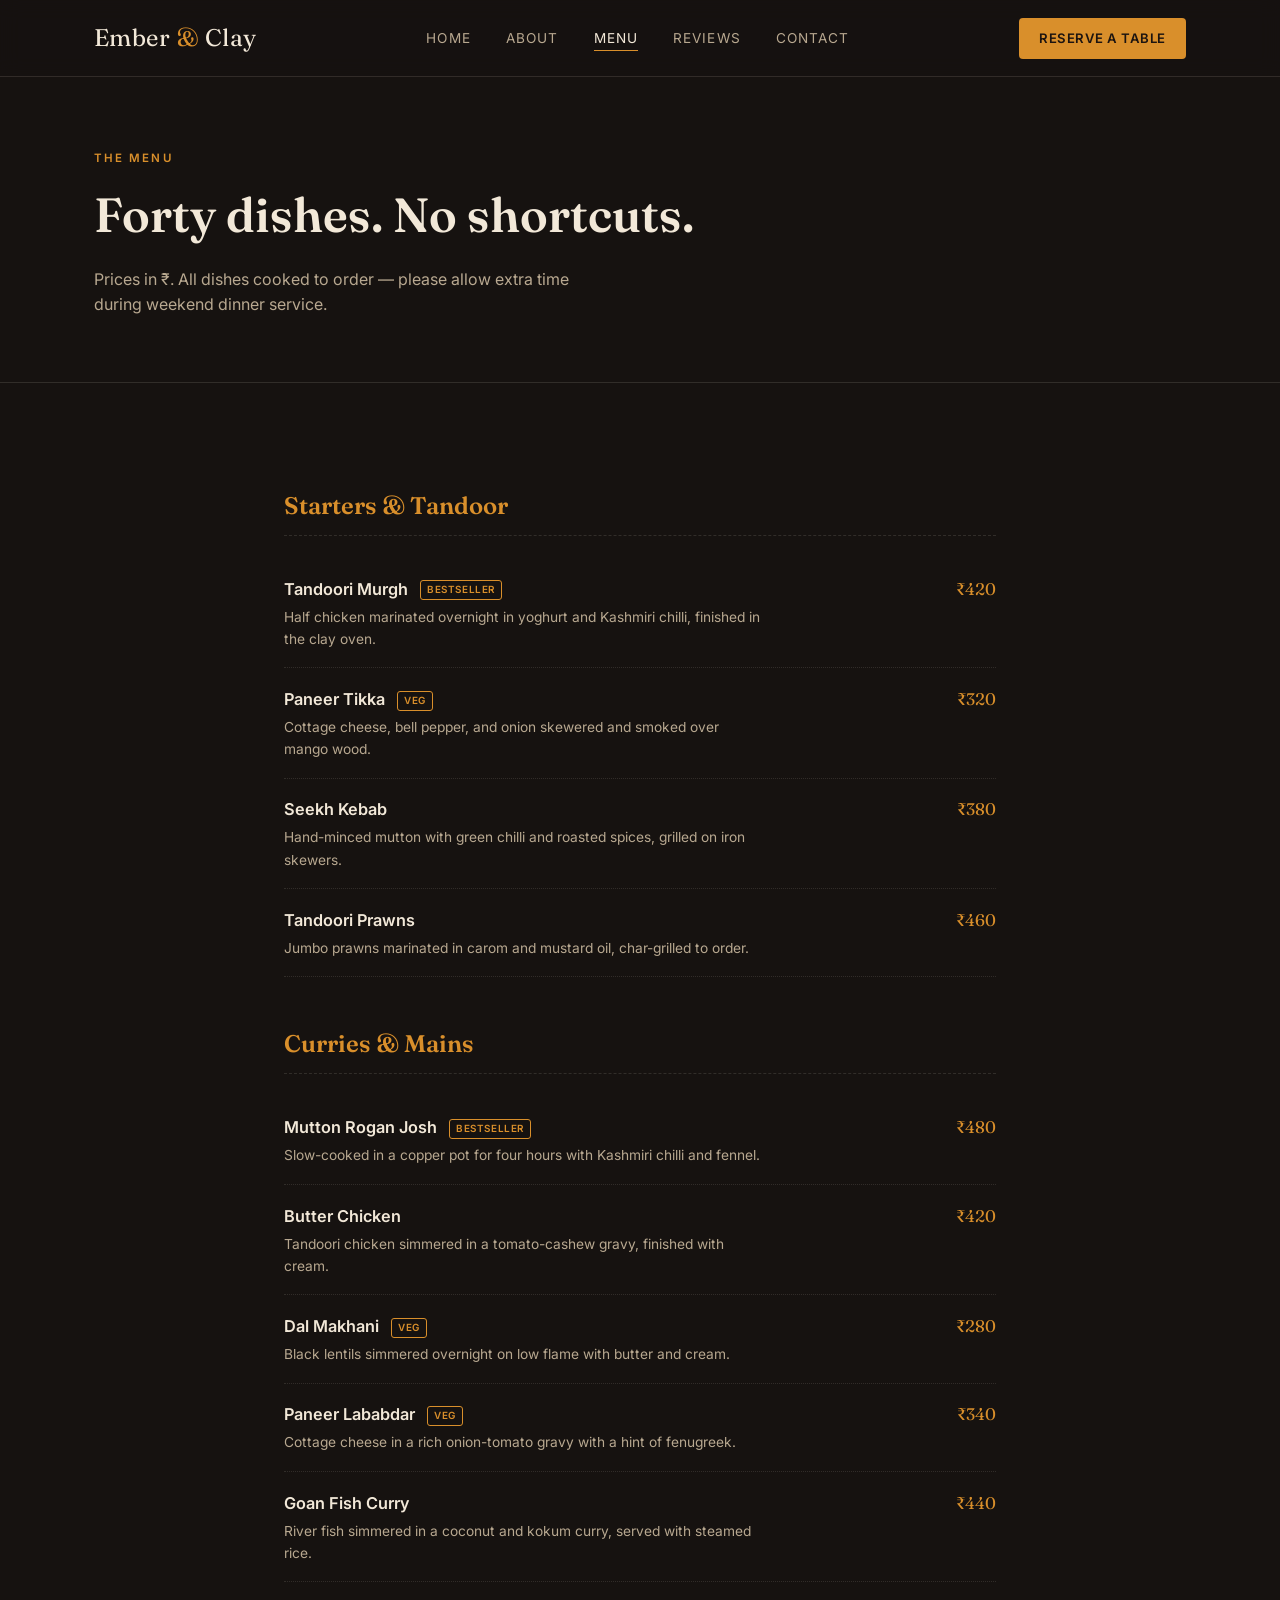
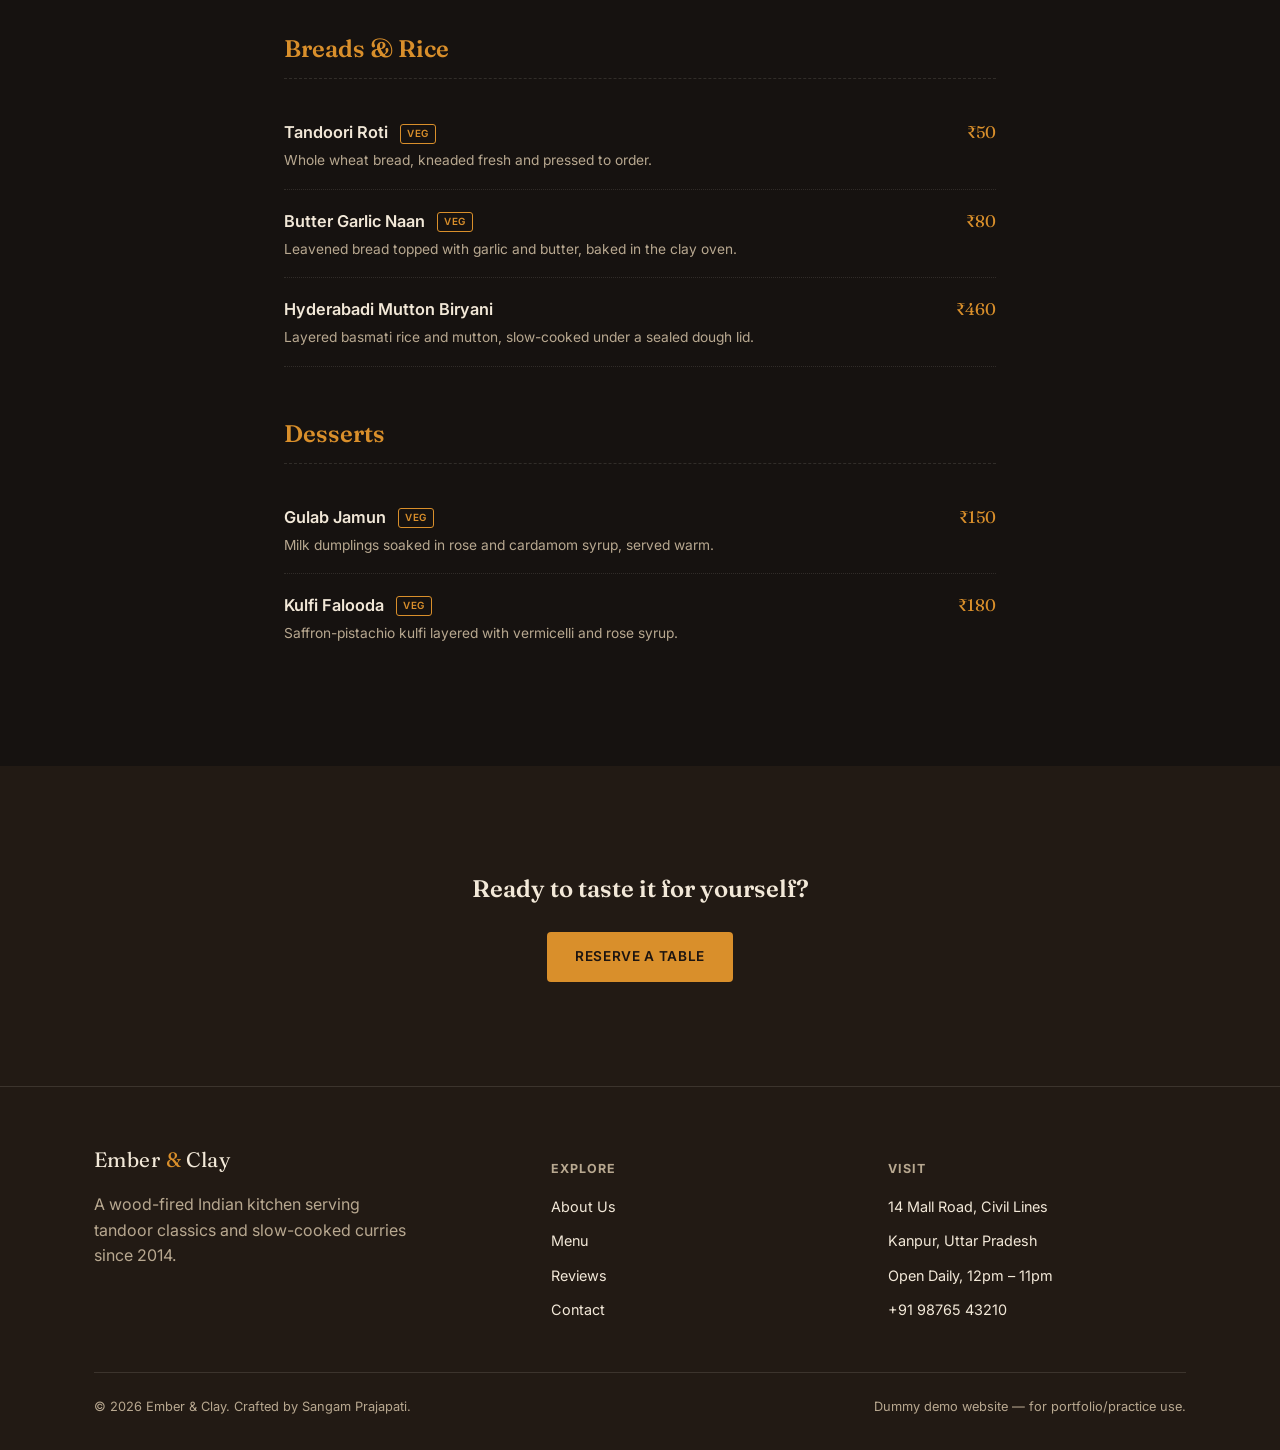
<file: menu.html>
<!DOCTYPE html>
<html lang="en">
<head>
<meta charset="UTF-8" />
<meta name="viewport" content="width=device-width, initial-scale=1.0" />
<title>Menu — Ember &amp; Clay</title>
<link rel="preconnect" href="https://fonts.googleapis.com">
<link rel="preconnect" href="https://fonts.gstatic.com" crossorigin>
<link href="https://fonts.googleapis.com/css2?family=Fraunces:ital,opsz,wght@0,9..144,400;0,9..144,600;1,9..144,500&family=Inter:wght@400;500;600;700&display=swap" rel="stylesheet">
<link rel="stylesheet" href="styles.css" />
</head>
<body>

<header class="site-header">
  <div class="container nav-row">
    <a href="index.html" class="brand">Ember <span>&amp;</span> Clay</a>
    <nav>
      <ul class="nav-links">
        <li><a href="index.html">Home</a></li>
        <li><a href="about.html">About</a></li>
        <li><a href="menu.html">Menu</a></li>
        <li><a href="reviews.html">Reviews</a></li>
        <li><a href="contact.html">Contact</a></li>
      </ul>
    </nav>
    <a href="contact.html" class="reserve-btn">Reserve a Table</a>
    <button class="nav-toggle" aria-expanded="false">Menu</button>
  </div>
</header>

<section class="page-hero">
  <div class="container">
    <div class="eyebrow">The Menu</div>
    <h1>Forty dishes. No shortcuts.</h1>
    <p style="max-width: 520px; margin-top: 0.8rem;">Prices in ₹. All dishes cooked to order — please allow extra time during weekend dinner service.</p>
  </div>
</section>

<section class="menu-section">
  <div class="container" style="max-width: 760px;">

    <h3 class="menu-cat">Starters &amp; Tandoor</h3>

    <div class="menu-item reveal">
      <div class="info"><h4>Tandoori Murgh <span class="tag">Bestseller</span></h4><p>Half chicken marinated overnight in yoghurt and Kashmiri chilli, finished in the clay oven.</p></div>
      <div class="price">₹420</div>
    </div>
    <div class="menu-item reveal">
      <div class="info"><h4>Paneer Tikka <span class="tag">Veg</span></h4><p>Cottage cheese, bell pepper, and onion skewered and smoked over mango wood.</p></div>
      <div class="price">₹320</div>
    </div>
    <div class="menu-item reveal">
      <div class="info"><h4>Seekh Kebab</h4><p>Hand-minced mutton with green chilli and roasted spices, grilled on iron skewers.</p></div>
      <div class="price">₹380</div>
    </div>
    <div class="menu-item reveal">
      <div class="info"><h4>Tandoori Prawns</h4><p>Jumbo prawns marinated in carom and mustard oil, char-grilled to order.</p></div>
      <div class="price">₹460</div>
    </div>

    <h3 class="menu-cat">Curries &amp; Mains</h3>

    <div class="menu-item reveal">
      <div class="info"><h4>Mutton Rogan Josh <span class="tag">Bestseller</span></h4><p>Slow-cooked in a copper pot for four hours with Kashmiri chilli and fennel.</p></div>
      <div class="price">₹480</div>
    </div>
    <div class="menu-item reveal">
      <div class="info"><h4>Butter Chicken</h4><p>Tandoori chicken simmered in a tomato-cashew gravy, finished with cream.</p></div>
      <div class="price">₹420</div>
    </div>
    <div class="menu-item reveal">
      <div class="info"><h4>Dal Makhani <span class="tag">Veg</span></h4><p>Black lentils simmered overnight on low flame with butter and cream.</p></div>
      <div class="price">₹280</div>
    </div>
    <div class="menu-item reveal">
      <div class="info"><h4>Paneer Lababdar <span class="tag">Veg</span></h4><p>Cottage cheese in a rich onion-tomato gravy with a hint of fenugreek.</p></div>
      <div class="price">₹340</div>
    </div>
    <div class="menu-item reveal">
      <div class="info"><h4>Goan Fish Curry</h4><p>River fish simmered in a coconut and kokum curry, served with steamed rice.</p></div>
      <div class="price">₹440</div>
    </div>

    <h3 class="menu-cat">Breads &amp; Rice</h3>

    <div class="menu-item reveal">
      <div class="info"><h4>Tandoori Roti <span class="tag">Veg</span></h4><p>Whole wheat bread, kneaded fresh and pressed to order.</p></div>
      <div class="price">₹50</div>
    </div>
    <div class="menu-item reveal">
      <div class="info"><h4>Butter Garlic Naan <span class="tag">Veg</span></h4><p>Leavened bread topped with garlic and butter, baked in the clay oven.</p></div>
      <div class="price">₹80</div>
    </div>
    <div class="menu-item reveal">
      <div class="info"><h4>Hyderabadi Mutton Biryani</h4><p>Layered basmati rice and mutton, slow-cooked under a sealed dough lid.</p></div>
      <div class="price">₹460</div>
    </div>

    <h3 class="menu-cat">Desserts</h3>

    <div class="menu-item reveal">
      <div class="info"><h4>Gulab Jamun <span class="tag">Veg</span></h4><p>Milk dumplings soaked in rose and cardamom syrup, served warm.</p></div>
      <div class="price">₹150</div>
    </div>
    <div class="menu-item reveal">
      <div class="info"><h4>Kulfi Falooda <span class="tag">Veg</span></h4><p>Saffron-pistachio kulfi layered with vermicelli and rose syrup.</p></div>
      <div class="price">₹180</div>
    </div>

  </div>
</section>

<section style="background: var(--surface); text-align:center;">
  <div class="container reveal">
    <h2>Ready to taste it for yourself?</h2>
    <div class="cta-row" style="justify-content:center; margin-top:1.5rem;">
      <a href="contact.html" class="btn-primary">Reserve a Table</a>
    </div>
  </div>
</section>

<footer class="site-footer">
  <div class="container">
    <div class="footer-grid">
      <div>
        <div class="brand" style="font-size:1.3rem;">Ember <span>&amp;</span> Clay</div>
        <p style="margin-top:1rem; max-width: 320px;">A wood-fired Indian kitchen serving tandoor classics and slow-cooked curries since 2014.</p>
      </div>
      <div>
        <h4>Explore</h4>
        <ul>
          <li><a href="about.html">About Us</a></li>
          <li><a href="menu.html">Menu</a></li>
          <li><a href="reviews.html">Reviews</a></li>
          <li><a href="contact.html">Contact</a></li>
        </ul>
      </div>
      <div>
        <h4>Visit</h4>
        <ul>
          <li>14 Mall Road, Civil Lines</li>
          <li>Kanpur, Uttar Pradesh</li>
          <li>Open Daily, 12pm – 11pm</li>
          <li>+91 98765 43210</li>
        </ul>
      </div>
    </div>
    <div class="footer-bottom">
      <span>© 2026 Ember &amp; Clay. Crafted by Sangam Prajapati.</span>
      <span>Dummy demo website — for portfolio/practice use.</span>
    </div>
  </div>
</footer>

<script src="script.js"></script>
</body>
</html>
</file>
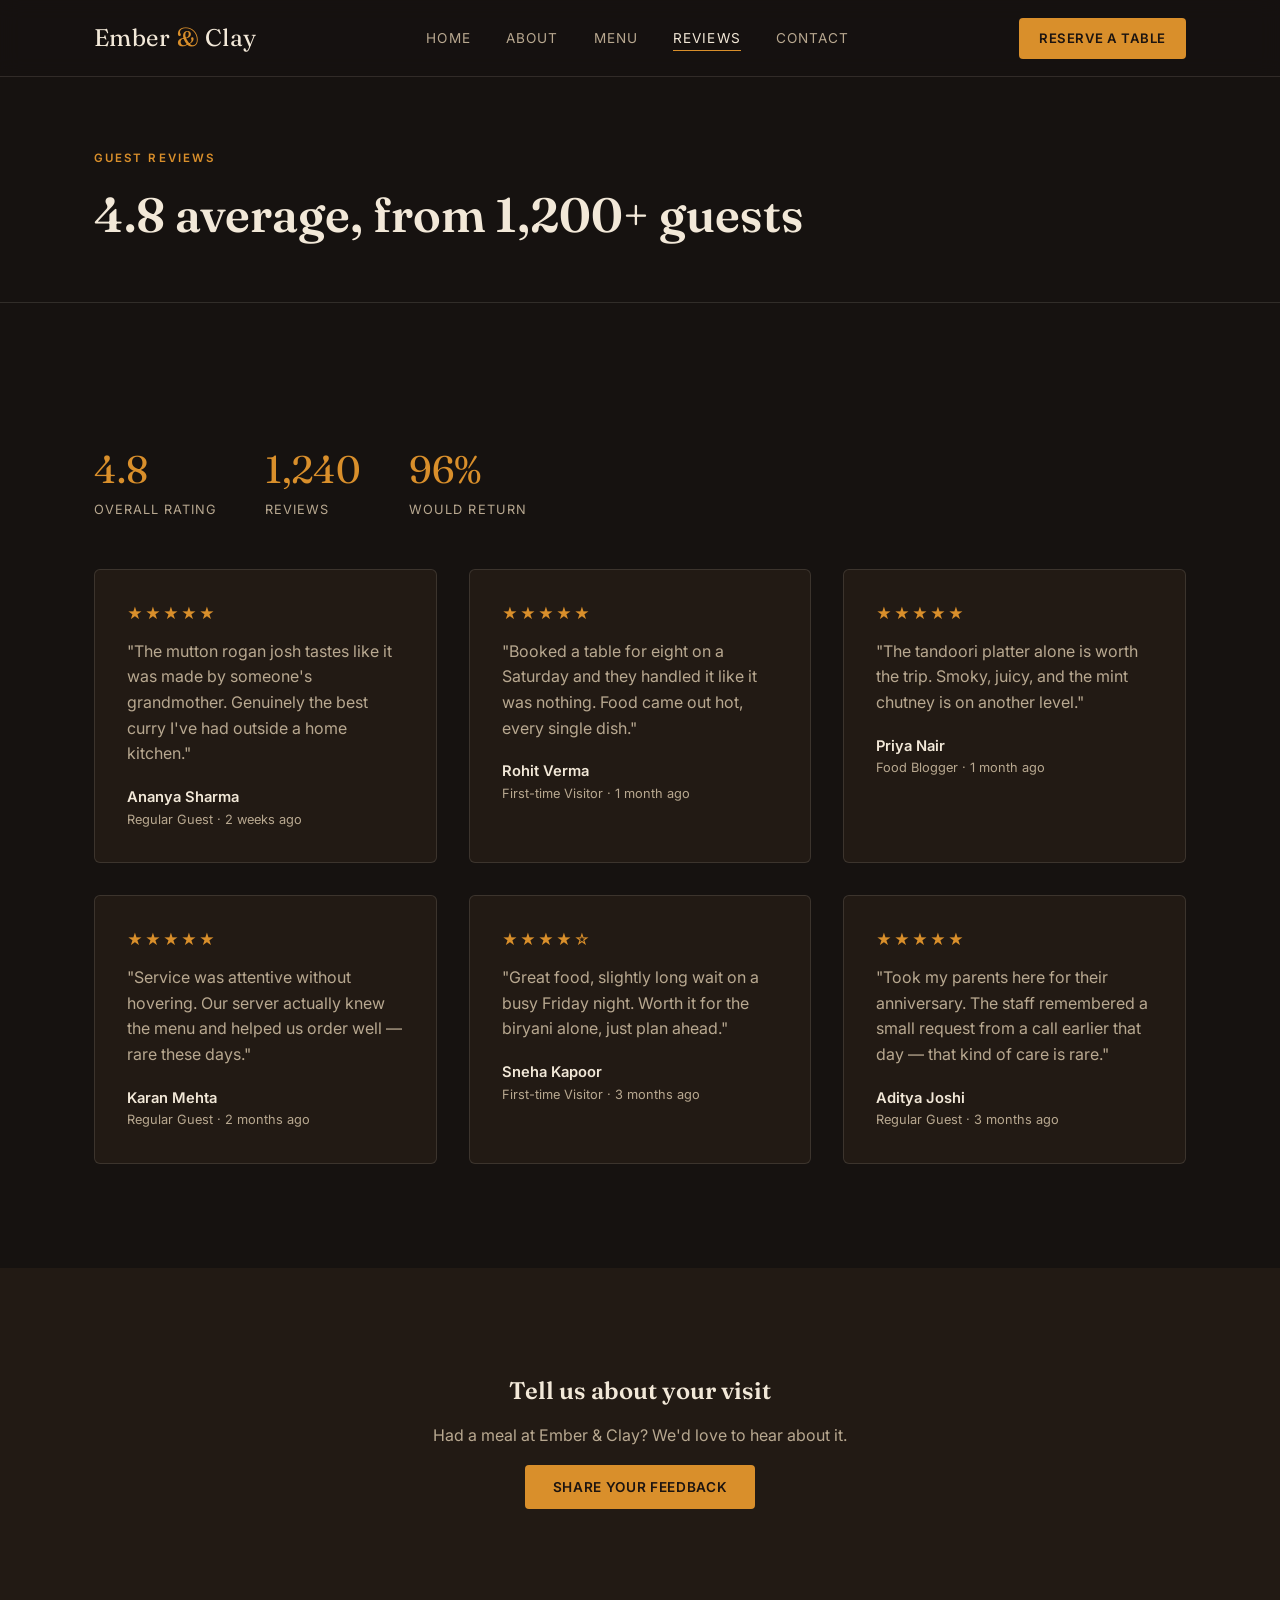
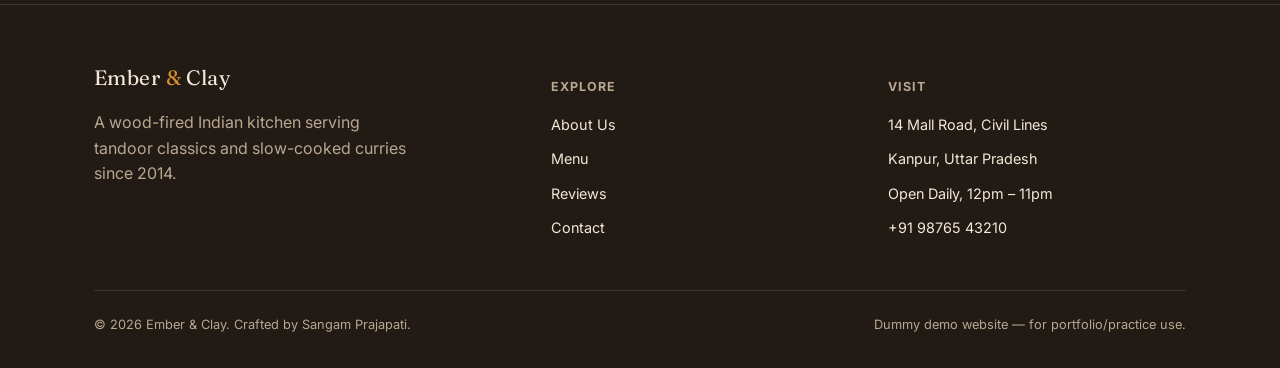
<file: reviews.html>
<!DOCTYPE html>
<html lang="en">
<head>
<meta charset="UTF-8" />
<meta name="viewport" content="width=device-width, initial-scale=1.0" />
<title>Reviews — Ember &amp; Clay</title>
<link rel="preconnect" href="https://fonts.googleapis.com">
<link rel="preconnect" href="https://fonts.gstatic.com" crossorigin>
<link href="https://fonts.googleapis.com/css2?family=Fraunces:ital,opsz,wght@0,9..144,400;0,9..144,600;1,9..144,500&family=Inter:wght@400;500;600;700&display=swap" rel="stylesheet">
<link rel="stylesheet" href="styles.css" />
</head>
<body>

<header class="site-header">
  <div class="container nav-row">
    <a href="index.html" class="brand">Ember <span>&amp;</span> Clay</a>
    <nav>
      <ul class="nav-links">
        <li><a href="index.html">Home</a></li>
        <li><a href="about.html">About</a></li>
        <li><a href="menu.html">Menu</a></li>
        <li><a href="reviews.html">Reviews</a></li>
        <li><a href="contact.html">Contact</a></li>
      </ul>
    </nav>
    <a href="contact.html" class="reserve-btn">Reserve a Table</a>
    <button class="nav-toggle" aria-expanded="false">Menu</button>
  </div>
</header>

<section class="page-hero">
  <div class="container">
    <div class="eyebrow">Guest Reviews</div>
    <h1>4.8 average, from 1,200+ guests</h1>
  </div>
</section>

<section>
  <div class="container">
    <div class="stat-row reveal" style="margin-bottom: 3rem;">
      <div class="stat"><div class="num">4.8</div><div class="label">Overall Rating</div></div>
      <div class="stat"><div class="num">1,240</div><div class="label">Reviews</div></div>
      <div class="stat"><div class="num">96%</div><div class="label">Would Return</div></div>
    </div>

    <div class="grid-3">
      <div class="review-card reveal">
        <div class="review-stars">★★★★★</div>
        <p>"The mutton rogan josh tastes like it was made by someone's grandmother. Genuinely the best curry I've had outside a home kitchen."</p>
        <div class="review-name">Ananya Sharma</div>
        <div class="review-role">Regular Guest · 2 weeks ago</div>
      </div>
      <div class="review-card reveal">
        <div class="review-stars">★★★★★</div>
        <p>"Booked a table for eight on a Saturday and they handled it like it was nothing. Food came out hot, every single dish."</p>
        <div class="review-name">Rohit Verma</div>
        <div class="review-role">First-time Visitor · 1 month ago</div>
      </div>
      <div class="review-card reveal">
        <div class="review-stars">★★★★★</div>
        <p>"The tandoori platter alone is worth the trip. Smoky, juicy, and the mint chutney is on another level."</p>
        <div class="review-name">Priya Nair</div>
        <div class="review-role">Food Blogger · 1 month ago</div>
      </div>
      <div class="review-card reveal">
        <div class="review-stars">★★★★★</div>
        <p>"Service was attentive without hovering. Our server actually knew the menu and helped us order well — rare these days."</p>
        <div class="review-name">Karan Mehta</div>
        <div class="review-role">Regular Guest · 2 months ago</div>
      </div>
      <div class="review-card reveal">
        <div class="review-stars">★★★★☆</div>
        <p>"Great food, slightly long wait on a busy Friday night. Worth it for the biryani alone, just plan ahead."</p>
        <div class="review-name">Sneha Kapoor</div>
        <div class="review-role">First-time Visitor · 3 months ago</div>
      </div>
      <div class="review-card reveal">
        <div class="review-stars">★★★★★</div>
        <p>"Took my parents here for their anniversary. The staff remembered a small request from a call earlier that day — that kind of care is rare."</p>
        <div class="review-name">Aditya Joshi</div>
        <div class="review-role">Regular Guest · 3 months ago</div>
      </div>
    </div>
  </div>
</section>

<section style="background: var(--surface); text-align:center;">
  <div class="container reveal">
    <h2>Tell us about your visit</h2>
    <p style="max-width: 480px; margin: 0.8rem auto 1.6rem;">Had a meal at Ember &amp; Clay? We'd love to hear about it.</p>
    <a href="contact.html" class="btn-primary">Share Your Feedback</a>
  </div>
</section>

<footer class="site-footer">
  <div class="container">
    <div class="footer-grid">
      <div>
        <div class="brand" style="font-size:1.3rem;">Ember <span>&amp;</span> Clay</div>
        <p style="margin-top:1rem; max-width: 320px;">A wood-fired Indian kitchen serving tandoor classics and slow-cooked curries since 2014.</p>
      </div>
      <div>
        <h4>Explore</h4>
        <ul>
          <li><a href="about.html">About Us</a></li>
          <li><a href="menu.html">Menu</a></li>
          <li><a href="reviews.html">Reviews</a></li>
          <li><a href="contact.html">Contact</a></li>
        </ul>
      </div>
      <div>
        <h4>Visit</h4>
        <ul>
          <li>14 Mall Road, Civil Lines</li>
          <li>Kanpur, Uttar Pradesh</li>
          <li>Open Daily, 12pm – 11pm</li>
          <li>+91 98765 43210</li>
        </ul>
      </div>
    </div>
    <div class="footer-bottom">
      <span>© 2026 Ember &amp; Clay. Crafted by Sangam Prajapati.</span>
      <span>Dummy demo website — for portfolio/practice use.</span>
    </div>
  </div>
</footer>

<script src="script.js"></script>
</body>
</html>
</file>
<file: styles.css>
/* ===== Ember & Clay — shared styles ===== */
:root {
  --bg: #161210;
  --surface: #221a14;
  --surface-2: #2c2118;
  --ember: #d98f2b;
  --paprika: #a23b1e;
  --cream: #f2e8d8;
  --muted: #b8a890;
  --line: rgba(242, 232, 216, 0.12);
  --display: 'Fraunces', Georgia, serif;
  --body: 'Inter', -apple-system, sans-serif;
}

* { box-sizing: border-box; }
html { scroll-behavior: smooth; }
body {
  margin: 0;
  background: var(--bg);
  color: var(--cream);
  font-family: var(--body);
  line-height: 1.6;
  -webkit-font-smoothing: antialiased;
}
img { max-width: 100%; display: block; }
a { color: inherit; text-decoration: none; }
h1, h2, h3 { font-family: var(--display); font-weight: 600; margin: 0; }
p { margin: 0 0 1rem; color: var(--muted); }
.container {
  max-width: 1140px;
  margin: 0 auto;
  padding: 0 24px;
}
.eyebrow {
  font-family: var(--body);
  text-transform: uppercase;
  letter-spacing: 0.18em;
  font-size: 0.72rem;
  color: var(--ember);
  font-weight: 600;
}

/* Focus visibility */
a:focus-visible, button:focus-visible {
  outline: 2px solid var(--ember);
  outline-offset: 3px;
}

@media (prefers-reduced-motion: reduce) {
  * { animation: none !important; transition: none !important; }
}

/* ===== Header ===== */
.site-header {
  position: sticky;
  top: 0;
  z-index: 50;
  background: rgba(22, 18, 16, 0.88);
  backdrop-filter: blur(10px);
  border-bottom: 1px solid var(--line);
}
.nav-row {
  display: flex;
  align-items: center;
  justify-content: space-between;
  height: 76px;
}
.brand {
  font-family: var(--display);
  font-size: 1.5rem;
  letter-spacing: 0.02em;
  color: var(--cream);
}
.brand span { color: var(--ember); }
.nav-links {
  display: flex;
  gap: 2.2rem;
  list-style: none;
  margin: 0;
  padding: 0;
}
.nav-links a {
  font-size: 0.85rem;
  text-transform: uppercase;
  letter-spacing: 0.08em;
  color: var(--muted);
  padding-bottom: 4px;
  border-bottom: 1px solid transparent;
  transition: color 0.2s, border-color 0.2s;
}
.nav-links a:hover, .nav-links a[aria-current="page"] {
  color: var(--cream);
  border-color: var(--ember);
}
.nav-toggle {
  display: none;
  background: none;
  border: 1px solid var(--line);
  color: var(--cream);
  border-radius: 6px;
  padding: 8px 12px;
  font-size: 0.85rem;
  cursor: pointer;
}
.reserve-btn {
  background: var(--ember);
  color: #1c1410;
  padding: 10px 20px;
  border-radius: 4px;
  font-size: 0.82rem;
  font-weight: 600;
  letter-spacing: 0.04em;
  text-transform: uppercase;
  transition: background 0.2s, transform 0.2s;
}
.reserve-btn:hover { background: #f0a942; transform: translateY(-1px); }

@media (max-width: 820px) {
  .nav-links { display: none; }
  .nav-toggle { display: inline-block; }
  .nav-row.open .nav-links {
    display: flex;
    flex-direction: column;
    position: absolute;
    top: 76px; left: 0; right: 0;
    background: var(--surface);
    padding: 1.5rem 24px;
    gap: 1.2rem;
    border-bottom: 1px solid var(--line);
  }
}

/* ===== Hero ===== */
.hero {
  position: relative;
  min-height: 86vh;
  display: flex;
  align-items: center;
  overflow: hidden;
}
.hero::before {
  content: "";
  position: absolute;
  inset: 0;
  background: radial-gradient(ellipse at 30% 20%, rgba(217, 143, 43, 0.18), transparent 60%),
              linear-gradient(180deg, rgba(22,18,16,0.55), rgba(22,18,16,0.92) 75%);
  z-index: 1;
}
.hero-bg {
  position: absolute;
  inset: 0;
  width: 100%;
  height: 100%;
  object-fit: cover;
  filter: saturate(1.05) contrast(1.05);
}
.hero-content {
  position: relative;
  z-index: 2;
  max-width: 680px;
}
.hero h1 {
  font-size: clamp(2.6rem, 5.5vw, 4.4rem);
  line-height: 1.04;
  margin: 0.6rem 0 1.2rem;
}
.hero h1 em {
  font-style: italic;
  color: var(--ember);
}
.hero p.lead {
  font-size: 1.05rem;
  max-width: 480px;
}
.cta-row { display: flex; gap: 1rem; margin-top: 1.8rem; flex-wrap: wrap; }
.btn-primary {
  background: var(--ember);
  color: #1c1410;
  padding: 14px 28px;
  border-radius: 4px;
  font-weight: 600;
  font-size: 0.85rem;
  text-transform: uppercase;
  letter-spacing: 0.05em;
  transition: transform 0.2s, background 0.2s;
}
.btn-primary:hover { transform: translateY(-2px); background: #f0a942; }
.btn-ghost {
  border: 1px solid var(--line);
  color: var(--cream);
  padding: 14px 28px;
  border-radius: 4px;
  font-size: 0.85rem;
  text-transform: uppercase;
  letter-spacing: 0.05em;
  transition: border-color 0.2s, color 0.2s;
}
.btn-ghost:hover { border-color: var(--ember); color: var(--ember); }

/* Ember divider — signature element */
.ember-divider {
  display: flex;
  align-items: center;
  gap: 14px;
  margin: 0 0 1.4rem;
}
.ember-divider .dot {
  width: 7px; height: 7px;
  background: var(--ember);
  border-radius: 50%;
  box-shadow: 0 0 12px 3px rgba(217, 143, 43, 0.6);
}
.ember-divider .rule {
  flex: 0 0 64px;
  height: 1px;
  background: linear-gradient(90deg, var(--ember), transparent);
}

/* ===== Sections ===== */
section { padding: 6.5rem 0; }
.section-head {
  max-width: 620px;
  margin-bottom: 3rem;
}
.section-head h2 { font-size: clamp(1.9rem, 3.4vw, 2.7rem); margin-top: 0.5rem; }

.grid-3 {
  display: grid;
  grid-template-columns: repeat(3, 1fr);
  gap: 2rem;
}
.grid-2 {
  display: grid;
  grid-template-columns: 1fr 1fr;
  gap: 3rem;
  align-items: center;
}
@media (max-width: 900px) {
  .grid-3 { grid-template-columns: 1fr; }
  .grid-2 { grid-template-columns: 1fr; }
}

.card {
  background: var(--surface);
  border: 1px solid var(--line);
  border-radius: 6px;
  overflow: hidden;
  transition: transform 0.25s, border-color 0.25s;
}
.card:hover { transform: translateY(-4px); border-color: rgba(217,143,43,0.4); }
.card img { aspect-ratio: 4/3; object-fit: cover; }
.card-body { padding: 1.6rem; }
.card-body h3 { font-size: 1.2rem; margin-bottom: 0.5rem; }
.card-body p { margin-bottom: 0; font-size: 0.92rem; }

.stat-row {
  display: flex;
  gap: 3rem;
  flex-wrap: wrap;
  margin-top: 2rem;
}
.stat .num { font-family: var(--display); font-size: 2.4rem; color: var(--ember); }
.stat .label { font-size: 0.8rem; text-transform: uppercase; letter-spacing: 0.08em; color: var(--muted); }

/* ===== Menu / order-ticket styling ===== */
.menu-section h3.menu-cat {
  font-family: var(--display);
  font-size: 1.5rem;
  color: var(--ember);
  margin: 3rem 0 1.4rem;
  padding-bottom: 0.6rem;
  border-bottom: 1px dashed var(--line);
}
.menu-section h3.menu-cat:first-of-type { margin-top: 0; }
.menu-item {
  display: flex;
  justify-content: space-between;
  gap: 1.5rem;
  padding: 1.1rem 0;
  border-bottom: 1px dotted var(--line);
}
.menu-item:last-child { border-bottom: none; }
.menu-item .info h4 {
  font-family: var(--body);
  font-weight: 600;
  font-size: 1.02rem;
  color: var(--cream);
  margin: 0 0 0.25rem;
}
.menu-item .info p { font-size: 0.86rem; margin: 0; max-width: 480px; }
.menu-item .price {
  font-family: var(--display);
  font-size: 1.05rem;
  color: var(--ember);
  white-space: nowrap;
  align-self: flex-start;
}
.tag {
  display: inline-block;
  font-size: 0.62rem;
  text-transform: uppercase;
  letter-spacing: 0.06em;
  border: 1px solid var(--ember);
  color: var(--ember);
  padding: 1px 6px;
  border-radius: 3px;
  margin-left: 8px;
  vertical-align: middle;
}

/* ===== Reviews ===== */
.review-card {
  background: var(--surface);
  border: 1px solid var(--line);
  border-radius: 6px;
  padding: 2rem;
}
.review-stars { color: var(--ember); font-size: 0.95rem; margin-bottom: 0.8rem; letter-spacing: 2px; }
.review-name { color: var(--cream); font-weight: 600; margin-top: 1.2rem; font-size: 0.92rem; }
.review-role { color: var(--muted); font-size: 0.8rem; }

/* ===== Contact / Forms ===== */
.contact-grid { display: grid; grid-template-columns: 1fr 1fr; gap: 3rem; }
@media (max-width: 900px) { .contact-grid { grid-template-columns: 1fr; } }
.form-field { margin-bottom: 1.3rem; }
.form-field label {
  display: block;
  font-size: 0.78rem;
  text-transform: uppercase;
  letter-spacing: 0.06em;
  color: var(--muted);
  margin-bottom: 0.5rem;
}
.form-field input, .form-field textarea {
  width: 100%;
  background: var(--surface);
  border: 1px solid var(--line);
  color: var(--cream);
  padding: 12px 14px;
  border-radius: 4px;
  font-family: var(--body);
  font-size: 0.92rem;
}
.form-field input:focus, .form-field textarea:focus {
  outline: none;
  border-color: var(--ember);
}
.info-list { list-style: none; padding: 0; margin: 1.5rem 0; }
.info-list li {
  display: flex; gap: 1rem;
  padding: 1rem 0;
  border-bottom: 1px solid var(--line);
  font-size: 0.92rem;
}
.info-list .ic { color: var(--ember); font-family: var(--display); }
.form-note {
  font-size: 0.8rem;
  color: var(--muted);
  margin-top: 0.5rem;
}
.form-success {
  display: none;
  background: rgba(217,143,43,0.12);
  border: 1px solid var(--ember);
  color: var(--cream);
  padding: 1rem 1.2rem;
  border-radius: 4px;
  font-size: 0.88rem;
  margin-top: 1rem;
}

/* ===== Footer ===== */
.site-footer {
  border-top: 1px solid var(--line);
  padding: 3.5rem 0 2rem;
  background: var(--surface);
}
.footer-grid {
  display: grid;
  grid-template-columns: 1.4fr 1fr 1fr;
  gap: 2.5rem;
  margin-bottom: 2.5rem;
}
@media (max-width: 800px) { .footer-grid { grid-template-columns: 1fr; } }
.footer-grid h4 {
  font-size: 0.78rem;
  text-transform: uppercase;
  letter-spacing: 0.08em;
  color: var(--muted);
  margin-bottom: 1rem;
  font-family: var(--body);
}
.footer-grid ul { list-style: none; padding: 0; margin: 0; }
.footer-grid li { margin-bottom: 0.7rem; font-size: 0.9rem; }
.footer-grid a:hover { color: var(--ember); }
.footer-bottom {
  border-top: 1px solid var(--line);
  padding-top: 1.5rem;
  display: flex;
  justify-content: space-between;
  flex-wrap: wrap;
  gap: 1rem;
  font-size: 0.8rem;
  color: var(--muted);
}

/* Reveal-on-scroll */
.reveal { opacity: 0; transform: translateY(18px); transition: opacity 0.6s ease, transform 0.6s ease; }
.reveal.in { opacity: 1; transform: translateY(0); }

/* Page hero (non-home pages) */
.page-hero {
  padding: 4.5rem 0 3rem;
  border-bottom: 1px solid var(--line);
}
.page-hero h1 { font-size: clamp(2.2rem, 4vw, 3rem); margin-top: 0.6rem; }
</file>
